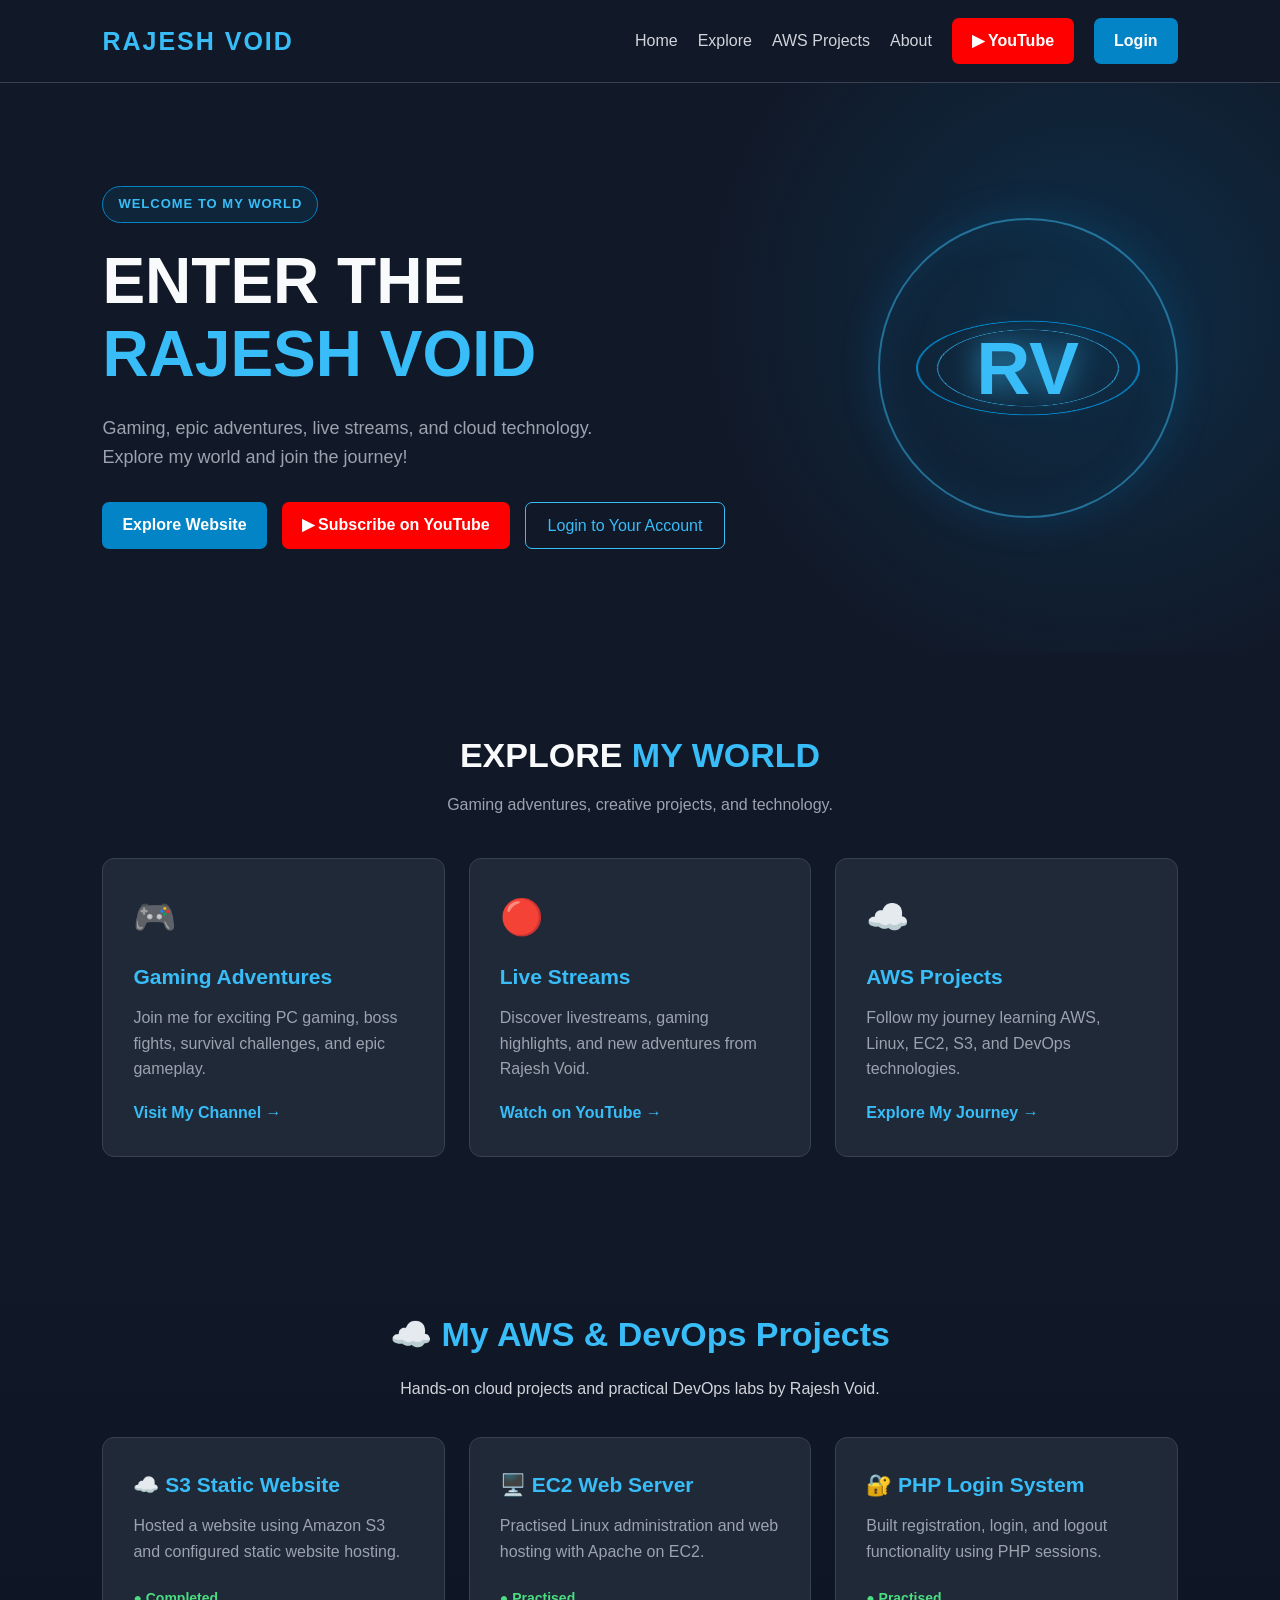
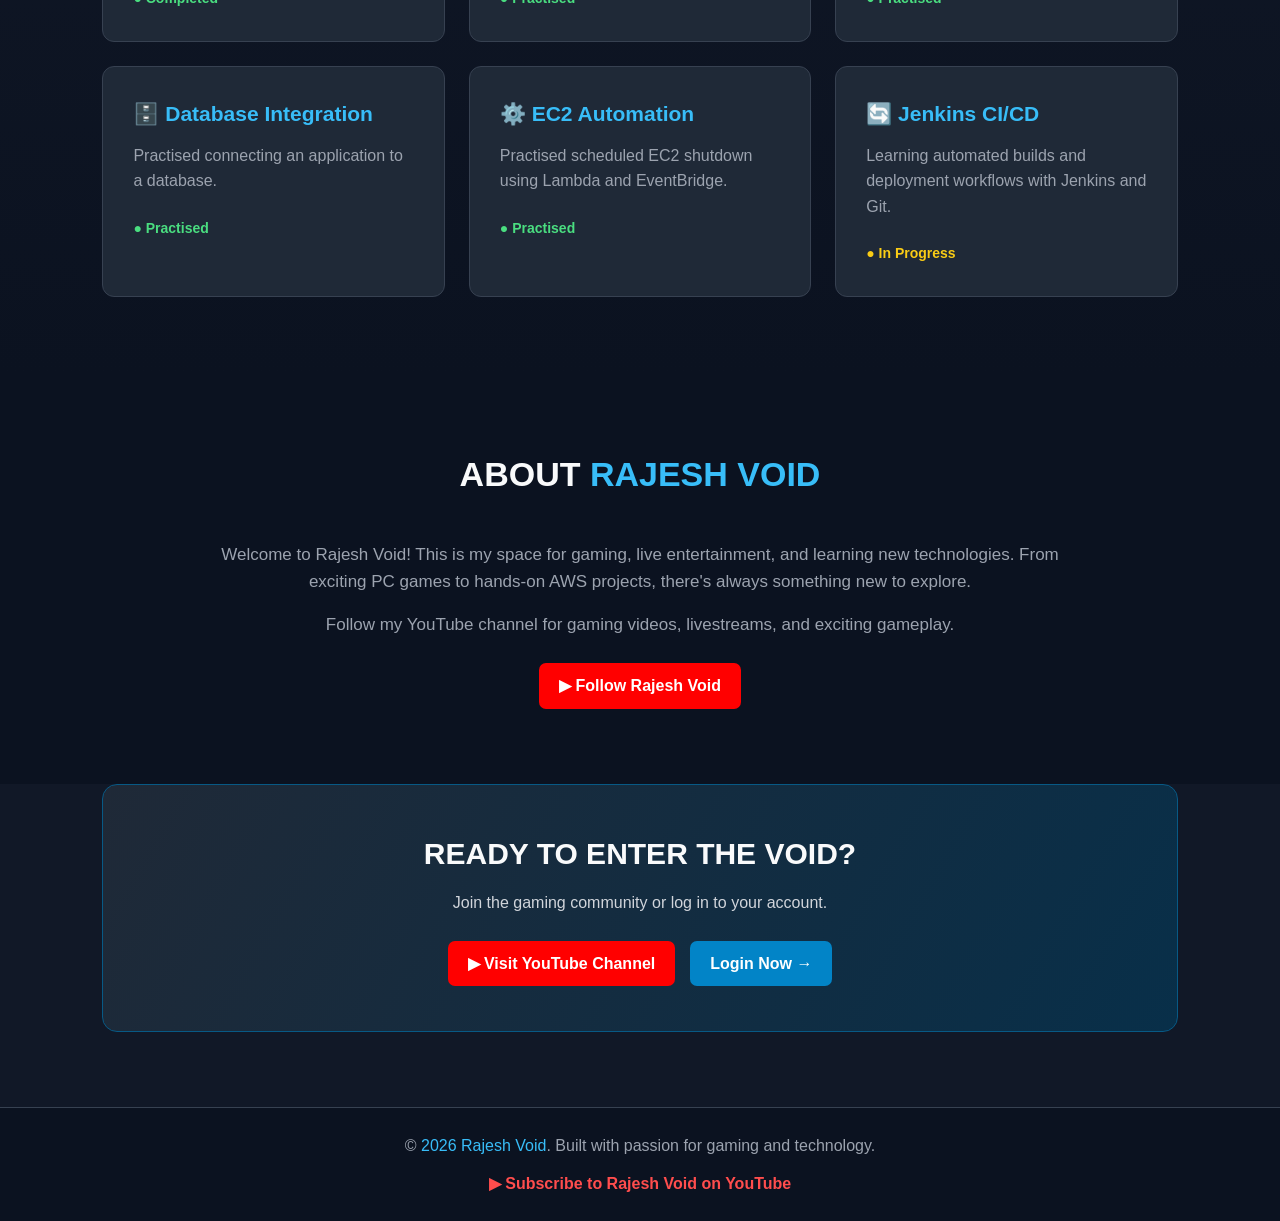
<file: index.html>
<!DOCTYPE html>
<html lang="en">
<head>
    <meta charset="UTF-8">
    <meta name="viewport" content="width=device-width, initial-scale=1.0">

    <title>Rajesh Void | Gaming & Cloud Projects</title>
    <meta name="description" content="Welcome to Rajesh Void — gaming, livestreams, AWS projects, and DevOps learning.">

    <style>
        * {
            margin: 0;
            padding: 0;
            box-sizing: border-box;
        }

        html {
            scroll-behavior: smooth;
        }

        body {
            font-family: Arial, Helvetica, sans-serif;
            background: #111827;
            color: #f9fafb;
            line-height: 1.6;
        }

        a {
            text-decoration: none;
            color: inherit;
        }

        header {
            background: #111827;
            border-bottom: 1px solid #374151;
            padding: 18px 8%;
            display: flex;
            justify-content: space-between;
            align-items: center;
            gap: 20px;
            position: sticky;
            top: 0;
            z-index: 100;
        }

        .logo {
            font-size: 25px;
            font-weight: bold;
            color: #38bdf8;
            letter-spacing: 2px;
        }

        nav {
            display: flex;
            align-items: center;
            gap: 20px;
            flex-wrap: wrap;
        }

        nav a {
            color: #d1d5db;
            transition: color 0.3s;
        }

        nav a:hover {
            color: #38bdf8;
        }

        .login-btn,
        .youtube-btn {
            color: white;
            padding: 10px 20px;
            border-radius: 7px;
            font-weight: bold;
            display: inline-block;
            transition: 0.3s;
            text-align: center;
        }

        .login-btn {
            background: #0284c7;
        }

        .login-btn:hover {
            background: #38bdf8;
            color: #111827;
            transform: translateY(-2px);
        }

        .youtube-btn {
            background: #ff0000;
        }

        .youtube-btn:hover {
            background: #cc0000;
            transform: translateY(-2px);
        }

        .hero {
            min-height: 570px;
            padding: 90px 8%;
            display: flex;
            align-items: center;
            justify-content: space-between;
            gap: 50px;
            background:
                radial-gradient(
                    circle at 85% 40%,
                    rgba(2, 132, 199, 0.20),
                    transparent 35%
                ),
                #111827;
        }

        .hero-content {
            max-width: 650px;
        }

        .tag {
            display: inline-block;
            color: #38bdf8;
            border: 1px solid #0284c7;
            background: rgba(2, 132, 199, 0.12);
            padding: 7px 15px;
            border-radius: 30px;
            font-size: 13px;
            font-weight: bold;
            letter-spacing: 1px;
            margin-bottom: 22px;
        }

        .hero h1 {
            font-size: clamp(38px, 5vw, 65px);
            line-height: 1.15;
            margin-bottom: 22px;
        }

        .hero h1 span,
        .section-heading h2 span {
            color: #38bdf8;
        }

        .hero p {
            color: #9ca3af;
            font-size: 18px;
            max-width: 540px;
            margin-bottom: 30px;
        }

        .hero-buttons {
            display: flex;
            gap: 15px;
            flex-wrap: wrap;
        }

        .secondary-btn {
            display: inline-block;
            padding: 10px 22px;
            border: 1px solid #38bdf8;
            color: #38bdf8;
            border-radius: 7px;
            transition: 0.3s;
        }

        .secondary-btn:hover {
            background: #38bdf8;
            color: #111827;
        }

        .hero-art {
            width: 300px;
            height: 300px;
            min-width: 250px;
            border: 2px solid rgba(56, 189, 248, 0.5);
            border-radius: 50%;
            display: flex;
            align-items: center;
            justify-content: center;
            position: relative;
            box-shadow:
                0 0 40px rgba(2, 132, 199, 0.2),
                inset 0 0 40px rgba(2, 132, 199, 0.12);
        }

        .hero-art::before {
            content: "";
            position: absolute;
            width: 220px;
            height: 220px;
            border: 2px solid #0284c7;
            border-radius: 50%;
            transform: rotateX(65deg) rotateZ(-25deg);
        }

        .hero-art::after {
            content: "";
            position: absolute;
            width: 180px;
            height: 180px;
            border: 1px solid #38bdf8;
            border-radius: 50%;
            transform: rotateX(65deg) rotateZ(35deg);
        }

        .hero-symbol {
            color: #38bdf8;
            font-size: 75px;
            font-weight: bold;
            text-shadow: 0 0 30px rgba(56, 189, 248, 0.7);
        }

        section.content-section {
            padding: 75px 8%;
        }

        .section-heading {
            text-align: center;
            margin-bottom: 40px;
        }

        .section-heading h2 {
            font-size: 34px;
            margin-bottom: 10px;
        }

        .section-heading p {
            color: #9ca3af;
        }

        .cards {
            display: grid;
            grid-template-columns: repeat(3, minmax(0, 1fr));
            gap: 24px;
        }

        .card {
            background: #1f2937;
            padding: 30px;
            border: 1px solid #374151;
            border-radius: 12px;
            transition: transform 0.3s, border-color 0.3s, box-shadow 0.3s;
        }

        .card:hover {
            transform: translateY(-6px);
            border-color: #38bdf8;
        }

        .card-icon {
            font-size: 35px;
            margin-bottom: 15px;
        }

        .card h3 {
            color: #38bdf8;
            margin-bottom: 12px;
            font-size: 21px;
        }

        .card p {
            color: #9ca3af;
            margin-bottom: 18px;
        }

        .card-link {
            color: #38bdf8;
            font-weight: bold;
        }

        /* AWS PROJECT ANIMATIONS */
        .aws-portfolio {
            background: linear-gradient(180deg, #111827, #0b1220);
        }

        .aws-card {
            position: relative;
            overflow: hidden;
            animation: projectFadeIn 0.8s ease both;
        }

        .aws-card::before {
            content: "";
            position: absolute;
            top: 0;
            left: -120%;
            width: 70%;
            height: 2px;
            background: #38bdf8;
            box-shadow: 0 0 18px #38bdf8;
            transition: left 0.6s ease;
        }

        .aws-card:hover::before {
            left: 130%;
        }

        .aws-card:hover {
            border-color: #38bdf8;
            box-shadow: 0 0 22px rgba(56, 189, 248, 0.18);
            transform: translateY(-8px);
        }

        .project-status {
            display: inline-block;
            color: #4ade80;
            font-size: 14px;
            font-weight: bold;
            margin-top: 5px;
        }

        .learning-status {
            color: #facc15;
        }

        @keyframes projectFadeIn {
            from {
                opacity: 0;
                transform: translateY(20px);
            }
            to {
                opacity: 1;
                transform: translateY(0);
            }
        }

        @media (prefers-reduced-motion: reduce) {
            .aws-card {
                animation: none;
                transition: none;
            }
        }

        .aws-heading {
            text-align: center;
            color: #38bdf8;
            font-size: 34px;
            margin-bottom: 15px;
        }

        .aws-description {
            text-align: center;
            color: #d1d5db;
            margin-bottom: 35px;
        }

        .about-section {
            background: #0b1220;
        }

        .about-box {
            max-width: 850px;
            margin: auto;
            text-align: center;
        }

        .about-box p {
            color: #9ca3af;
            font-size: 17px;
            margin-top: 15px;
        }

        .cta {
            margin: 0 8% 75px;
            padding: 45px 25px;
            text-align: center;
            border: 1px solid #075985;
            border-radius: 15px;
            background: linear-gradient(120deg, #1f2937, #082f49);
        }

        .cta h2 {
            font-size: 30px;
            margin-bottom: 12px;
        }

        .cta p {
            color: #d1d5db;
            margin-bottom: 25px;
        }

        .cta-buttons {
            display: flex;
            justify-content: center;
            gap: 15px;
            flex-wrap: wrap;
        }

        footer {
            background: #0b1220;
            border-top: 1px solid #374151;
            text-align: center;
            padding: 25px;
            color: #9ca3af;
        }

        footer span {
            color: #38bdf8;
        }

        .footer-youtube {
            display: inline-block;
            margin-top: 12px;
            color: #ff4d4d;
            font-weight: bold;
        }

        .footer-youtube:hover {
            color: #ff0000;
        }

        @media (max-width: 850px) {
            header {
                padding: 16px 5%;
                flex-wrap: wrap;
                justify-content: center;
            }

            nav {
                justify-content: center;
                gap: 14px;
            }

            .hero {
                padding: 65px 6%;
                flex-direction: column;
                text-align: center;
            }

            .hero-content {
                margin: auto;
            }

            .hero p {
                margin-left: auto;
                margin-right: auto;
            }

            .hero-buttons {
                justify-content: center;
            }

            .hero-art {
                width: 240px;
                height: 240px;
                min-width: 240px;
            }

            .cards {
                grid-template-columns: 1fr;
            }

            section.content-section {
                padding: 55px 6%;
            }

            .cta {
                margin: 0 6% 55px;
            }
        }

        @media (max-width: 480px) {
            .hero h1 {
                font-size: 38px;
            }

            .hero-art {
                width: 210px;
                height: 210px;
                min-width: 210px;
            }

            .logo {
                font-size: 22px;
            }

            .aws-heading,
            .section-heading h2 {
                font-size: 28px;
            }
        }
    </style>
</head>

<body>

    <!-- NAVIGATION -->
    <header>
        <a href="index.html" class="logo">RAJESH VOID</a>

        <nav>
            <a href="#home">Home</a>
            <a href="#projects">Explore</a>
            <a href="#aws-projects">AWS Projects</a>
            <a href="#about">About</a>

            <a class="youtube-btn"
               href="https://youtube.com/@void-g9g?si=lNyBCdB9mZv7Jx5P"
               target="_blank"
               rel="noopener noreferrer">
                ▶ YouTube
            </a>

            <a class="login-btn" href="http://51.20.130.162/login.php">
                Login
            </a>
        </nav>
    </header>

    <main>

        <!-- HERO -->
        <section class="hero" id="home">
            <div class="hero-content">
                <div class="tag">WELCOME TO MY WORLD</div>

                <h1>
                    ENTER THE<br>
                    <span>RAJESH VOID</span>
                </h1>

                <p>
                    Gaming, epic adventures, live streams, and cloud
                    technology. Explore my world and join the journey!
                </p>

                <div class="hero-buttons">
                    <a class="login-btn" href="#projects">
                        Explore Website
                    </a>

                    <a class="youtube-btn"
                       href="https://youtube.com/@void-g9g?si=lNyBCdB9mZv7Jx5P"
                       target="_blank"
                       rel="noopener noreferrer">
                        ▶ Subscribe on YouTube
                    </a>

                    <a class="secondary-btn"
                       href="http://51.20.130.162/login.php">
                        Login to Your Account
                    </a>
                </div>
            </div>

            <div class="hero-art" aria-label="Rajesh Void abstract logo">
                <div class="hero-symbol">RV</div>
            </div>
        </section>

        <!-- EXPLORE CARDS -->
        <section class="content-section" id="projects">
            <div class="section-heading">
                <h2>EXPLORE <span>MY WORLD</span></h2>
                <p>Gaming adventures, creative projects, and technology.</p>
            </div>

            <div class="cards">

                <article class="card">
                    <div class="card-icon">🎮</div>
                    <h3>Gaming Adventures</h3>
                    <p>
                        Join me for exciting PC gaming, boss fights,
                        survival challenges, and epic gameplay.
                    </p>
                    <a class="card-link"
                       href="https://youtube.com/@void-g9g?si=lNyBCdB9mZv7Jx5P"
                       target="_blank"
                       rel="noopener noreferrer">
                        Visit My Channel →
                    </a>
                </article>

                <article class="card">
                    <div class="card-icon">🔴</div>
                    <h3>Live Streams</h3>
                    <p>
                        Discover livestreams, gaming highlights,
                        and new adventures from Rajesh Void.
                    </p>
                    <a class="card-link"
                       href="https://youtube.com/@void-g9g?si=lNyBCdB9mZv7Jx5P"
                       target="_blank"
                       rel="noopener noreferrer">
                        Watch on YouTube →
                    </a>
                </article>

                <article class="card">
                    <div class="card-icon">☁️</div>
                    <h3>AWS Projects</h3>
                    <p>
                        Follow my journey learning AWS, Linux,
                        EC2, S3, and DevOps technologies.
                    </p>
                    <a class="card-link" href="#aws-projects">
                        Explore My Journey →
                    </a>
                </article>

            </div>
        </section>

        <!-- AWS & DEVOPS PROJECTS -->
        <section class="content-section aws-portfolio" id="aws-projects">

            <h2 class="aws-heading">
                ☁️ My AWS &amp; DevOps Projects
            </h2>

            <p class="aws-description">
                Hands-on cloud projects and practical DevOps labs by Rajesh Void.
            </p>

            <div class="cards">

                <article class="card aws-card">
                    <h3>☁️ S3 Static Website</h3>
                    <p>
                        Hosted a website using Amazon S3 and configured
                        static website hosting.
                    </p>
                    <span class="project-status">● Completed</span>
                </article>

                <article class="card aws-card">
                    <h3>🖥️ EC2 Web Server</h3>
                    <p>
                        Practised Linux administration and web hosting
                        with Apache on EC2.
                    </p>
                    <span class="project-status">● Practised</span>
                </article>

                <article class="card aws-card">
                    <h3>🔐 PHP Login System</h3>
                    <p>
                        Built registration, login, and logout functionality
                        using PHP sessions.
                    </p>
                    <span class="project-status">● Practised</span>
                </article>

                <article class="card aws-card">
                    <h3>🗄️ Database Integration</h3>
                    <p>
                        Practised connecting an application to a database.
                    </p>
                    <span class="project-status">● Practised</span>
                </article>

                <article class="card aws-card">
                    <h3>⚙️ EC2 Automation</h3>
                    <p>
                        Practised scheduled EC2 shutdown using Lambda
                        and EventBridge.
                    </p>
                    <span class="project-status">● Practised</span>
                </article>

                <article class="card aws-card">
                    <h3>🔄 Jenkins CI/CD</h3>
                    <p>
                        Learning automated builds and deployment
                        workflows with Jenkins and Git.
                    </p>
                    <span class="project-status learning-status">
                        ● In Progress
                    </span>
                </article>

            </div>
        </section>

        <!-- ABOUT -->
        <section class="content-section about-section" id="about">
            <div class="about-box">
                <div class="section-heading">
                    <h2>ABOUT <span>RAJESH VOID</span></h2>
                </div>

                <p>
                    Welcome to Rajesh Void! This is my space for gaming,
                    live entertainment, and learning new technologies.
                    From exciting PC games to hands-on AWS projects,
                    there's always something new to explore.
                </p>

                <p>
                    Follow my YouTube channel for gaming videos,
                    livestreams, and exciting gameplay.
                </p>

                <br>

                <a class="youtube-btn"
                   href="https://youtube.com/@void-g9g?si=lNyBCdB9mZv7Jx5P"
                   target="_blank"
                   rel="noopener noreferrer">
                    ▶ Follow Rajesh Void
                </a>
            </div>
        </section>

        <!-- CALL TO ACTION -->
        <section class="cta">
            <h2>READY TO ENTER THE VOID?</h2>

            <p>
                Join the gaming community or log in to your account.
            </p>

            <div class="cta-buttons">
                <a class="youtube-btn"
                   href="https://youtube.com/@void-g9g?si=lNyBCdB9mZv7Jx5P"
                   target="_blank"
                   rel="noopener noreferrer">
                    ▶ Visit YouTube Channel
                </a>

                <a class="login-btn"
                   href="http://51.20.130.162/login.php">
                    Login Now →
                </a>
            </div>
        </section>

    </main>

    <!-- FOOTER -->
    <footer>
        <p>
            © <span id="year"></span> <span>Rajesh Void</span>.
            Built with passion for gaming and technology.
        </p>

        <a class="footer-youtube"
           href="https://youtube.com/@void-g9g?si=lNyBCdB9mZv7Jx5P"
           target="_blank"
           rel="noopener noreferrer">
            ▶ Subscribe to Rajesh Void on YouTube
        </a>
    </footer>

    <script>
        document.getElementById("year").textContent =
            new Date().getFullYear();
    </script>

</body>
</html>
</file>
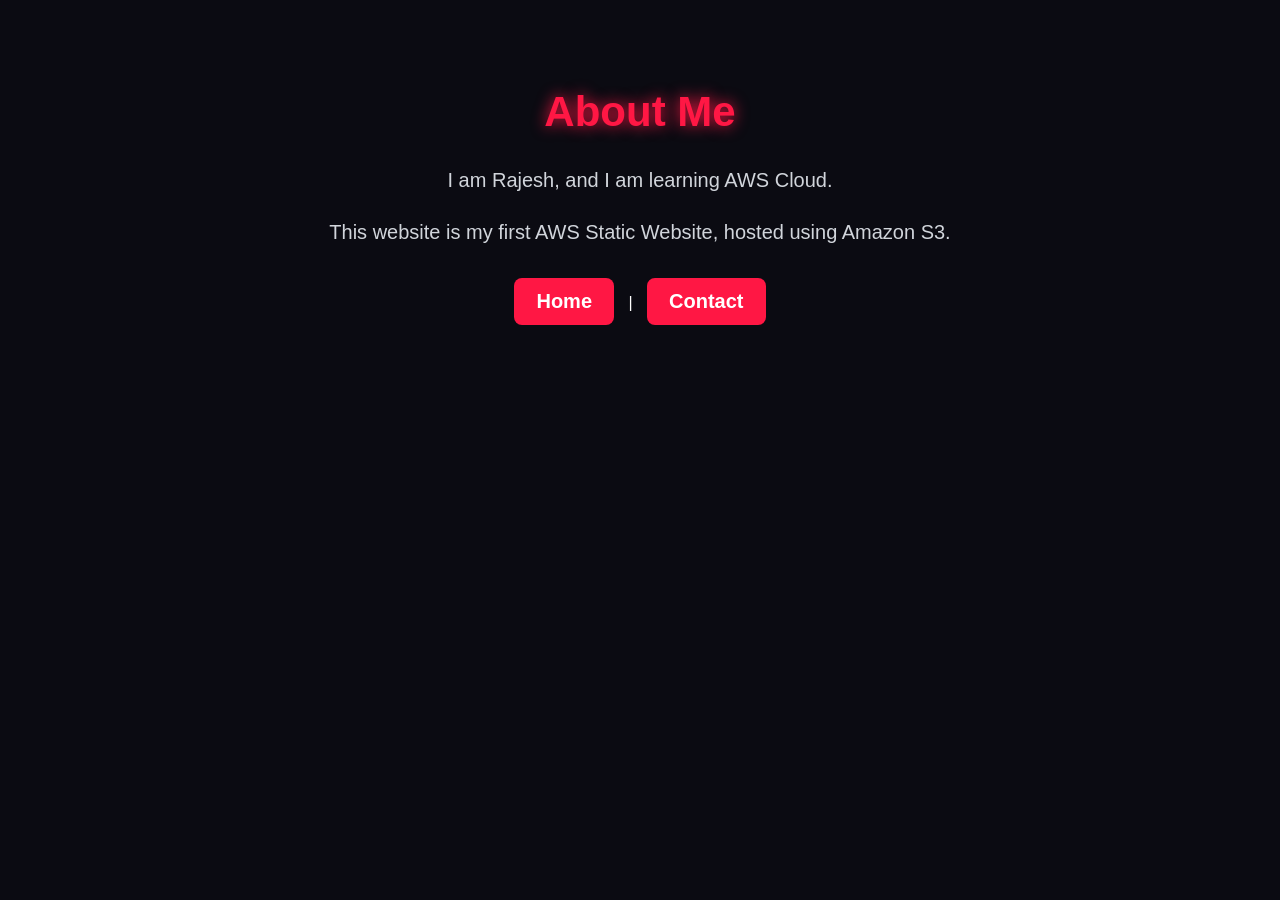
<file: about.html>
<!DOCTYPE html>
<html lang="en">
<head>
  <meta charset="UTF-8">
  <meta name="viewport" content="width=device-width, initial-scale=1.0">
  <title>About | Rajesh Void</title>
  <link rel="stylesheet" href="style.css">
</head>

<body>

  <h1>About Me</h1>

  <p>I am Rajesh, and I am learning AWS Cloud.</p>

  <p>
    This website is my first AWS Static Website,
    hosted using Amazon S3.
  </p>

  <a href="index.html">Home</a>
  |
  <a href="contact.html">Contact</a>

</body>
</html>
</file>
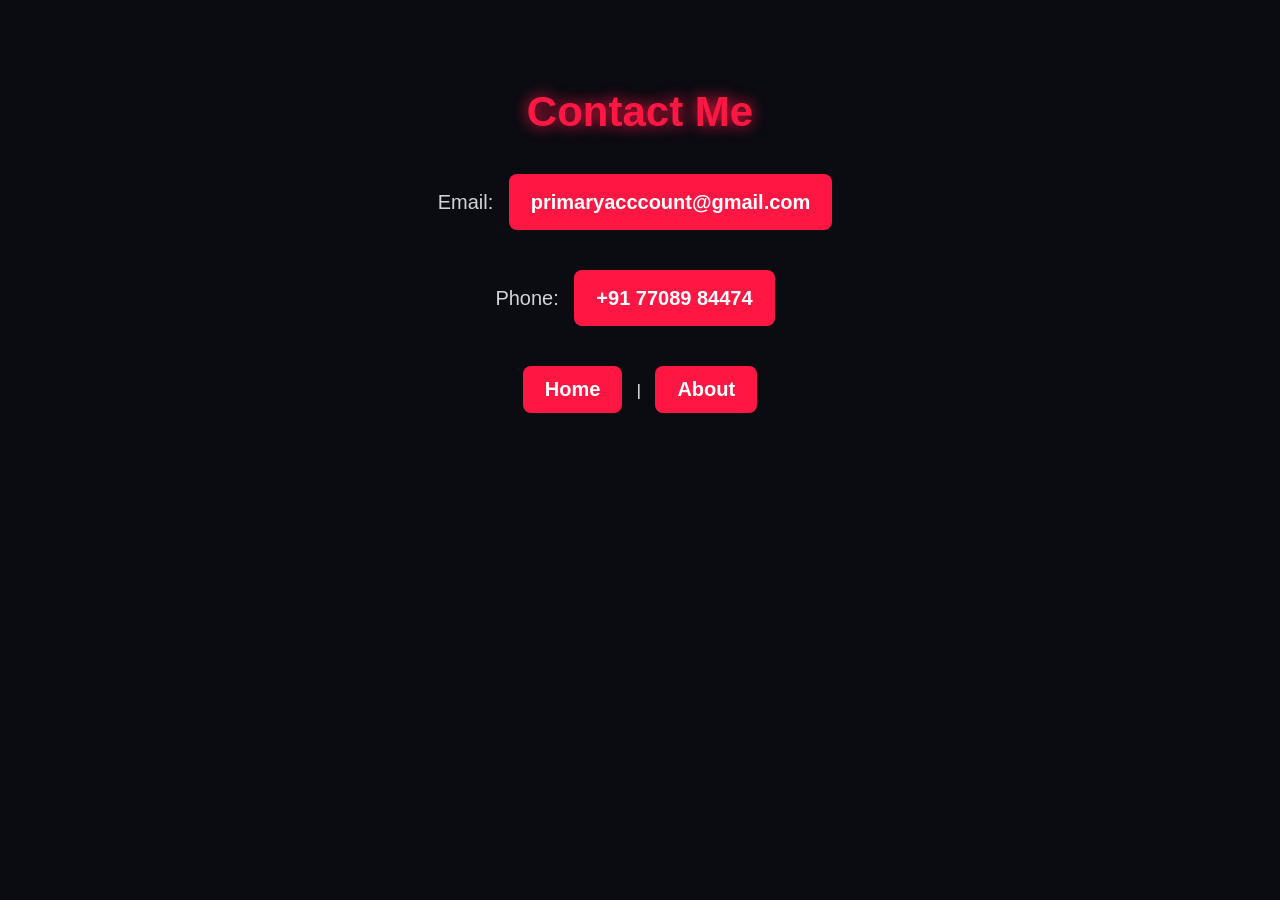
<file: contact.html>
<!DOCTYPE html>
<html lang="en">

<head>
  <meta charset="UTF-8">
  <meta name="viewport" content="width=device-width, initial-scale=1.0">
  <title>Contact | Rajesh Void</title>
  <link rel="stylesheet" href="style.css">
</head>

<body>

  <h1>Contact Me</h1>

  <p>
    Email:
    <a href="mailto:primaryacccount@gmail.com">
      primaryacccount@gmail.com
    </a>
  </p>

  <p>
    Phone:
    <a href="tel:+917708984474">
      +91 77089 84474
    </a>
  </p>

  <a href="index.html">Home</a>
  |
  <a href="about.html">About</a>

</body>

</html>
</file>
<file: style.css>
body {
  font-family: Arial, sans-serif;
  background: #0b0b12;
  color: #ffffff;
  text-align: center;
  margin: 0;
  padding: 60px 20px;
}

h1 {
  color: #ff1744;
  font-size: 42px;
  text-shadow: 0 0 15px #ff1744;
}

h2 {
  color: #8b5cf6;
  font-size: 28px;
}

p {
  font-size: 20px;
  color: #d1d5db;
  line-height: 1.6;
}

a {
  display: inline-block;
  text-decoration: none;
  font-size: 20px;
  font-weight: bold;
  color: #ffffff;
  background: #ff1744;
  padding: 12px 22px;
  margin: 10px;
  border-radius: 8px;
  transition: 0.3s;
}

a:hover {
  background: #8b5cf6;
  box-shadow: 0 0 20px #8b5cf6;
  transform: scale(1.05);
}
</file>
